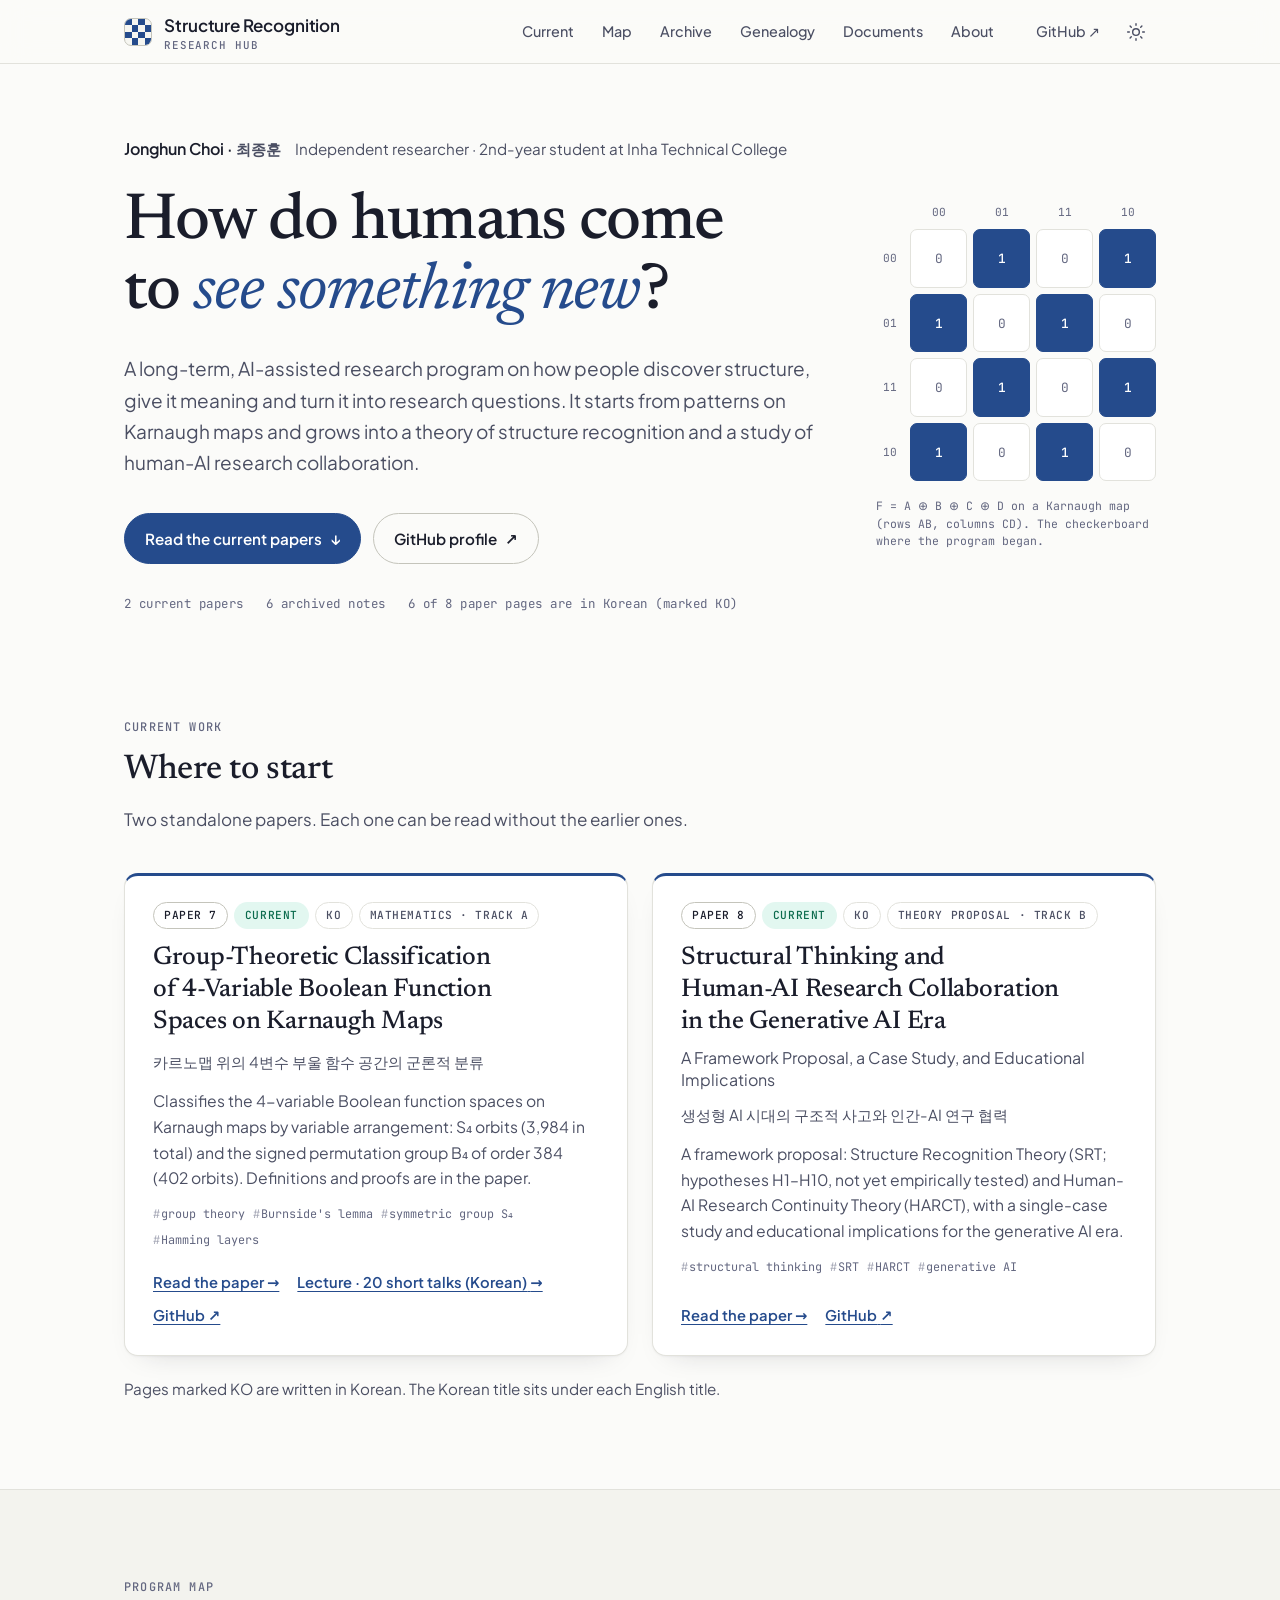
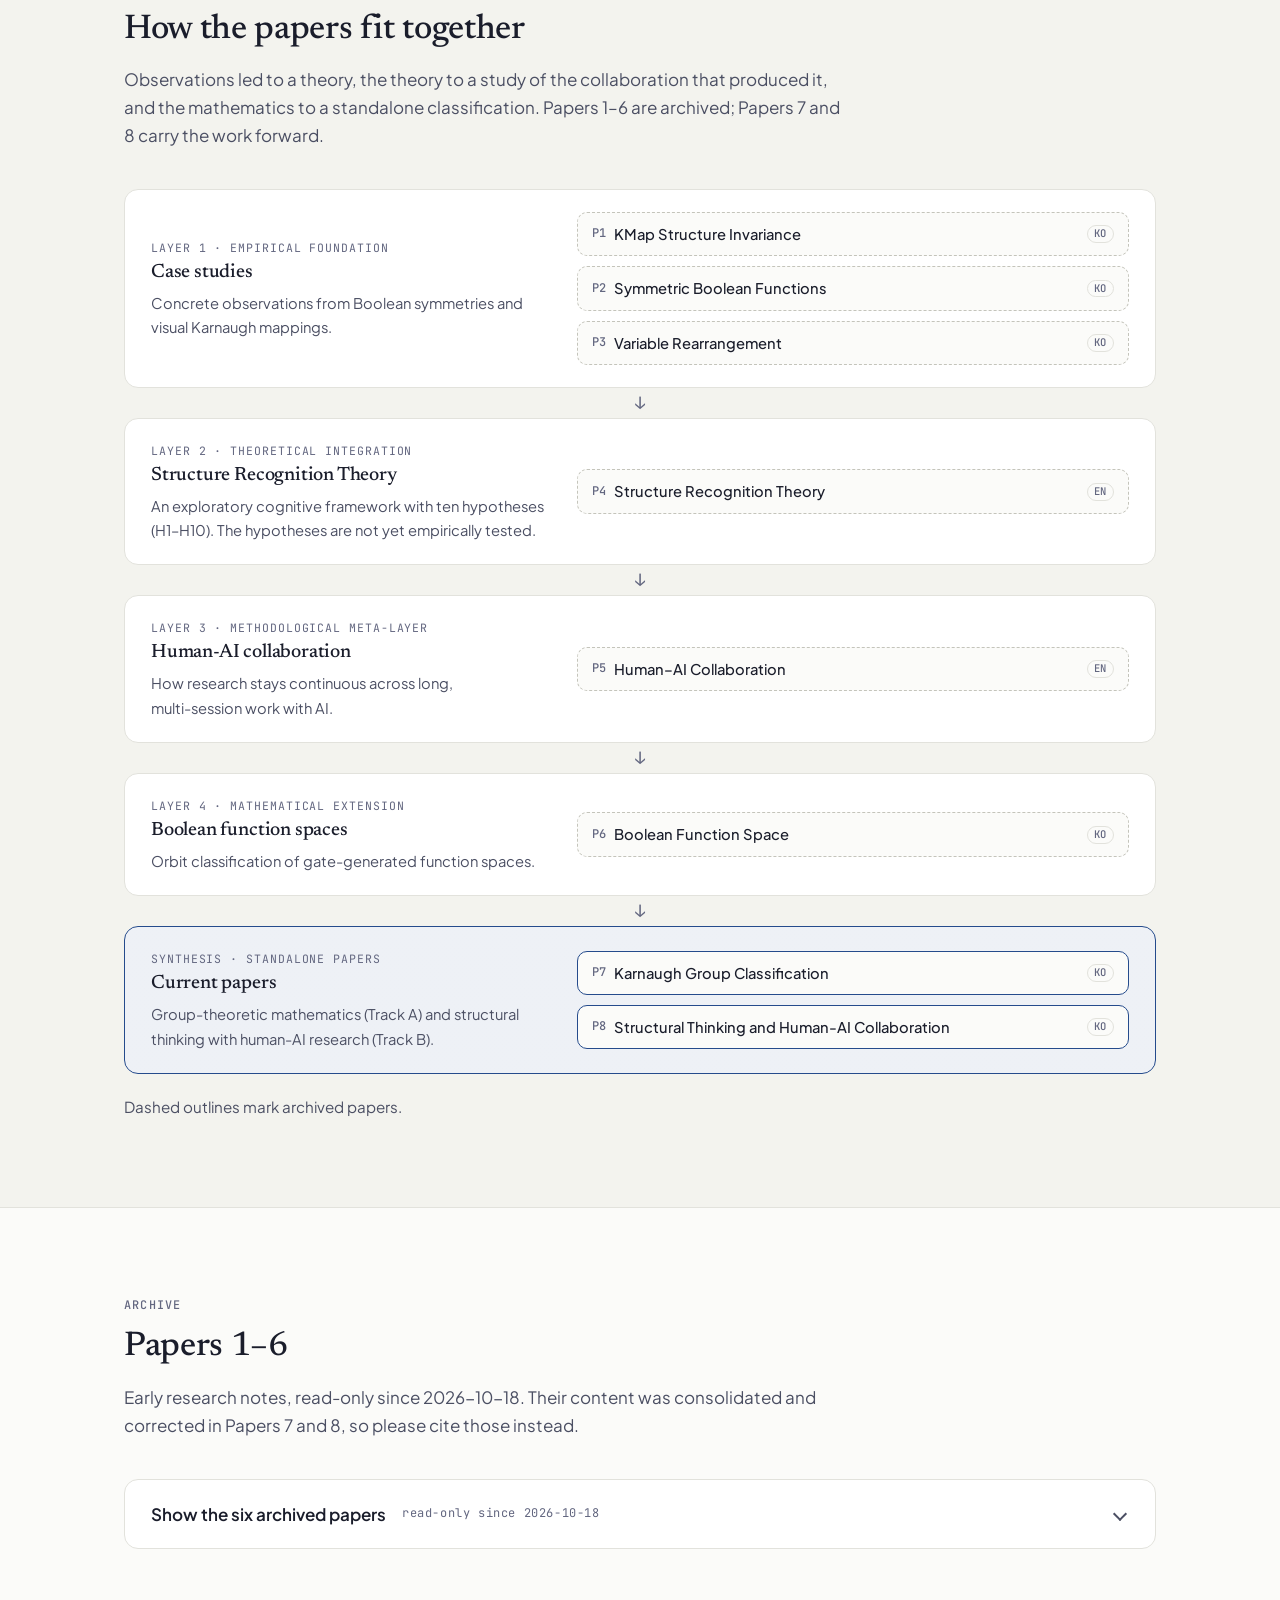
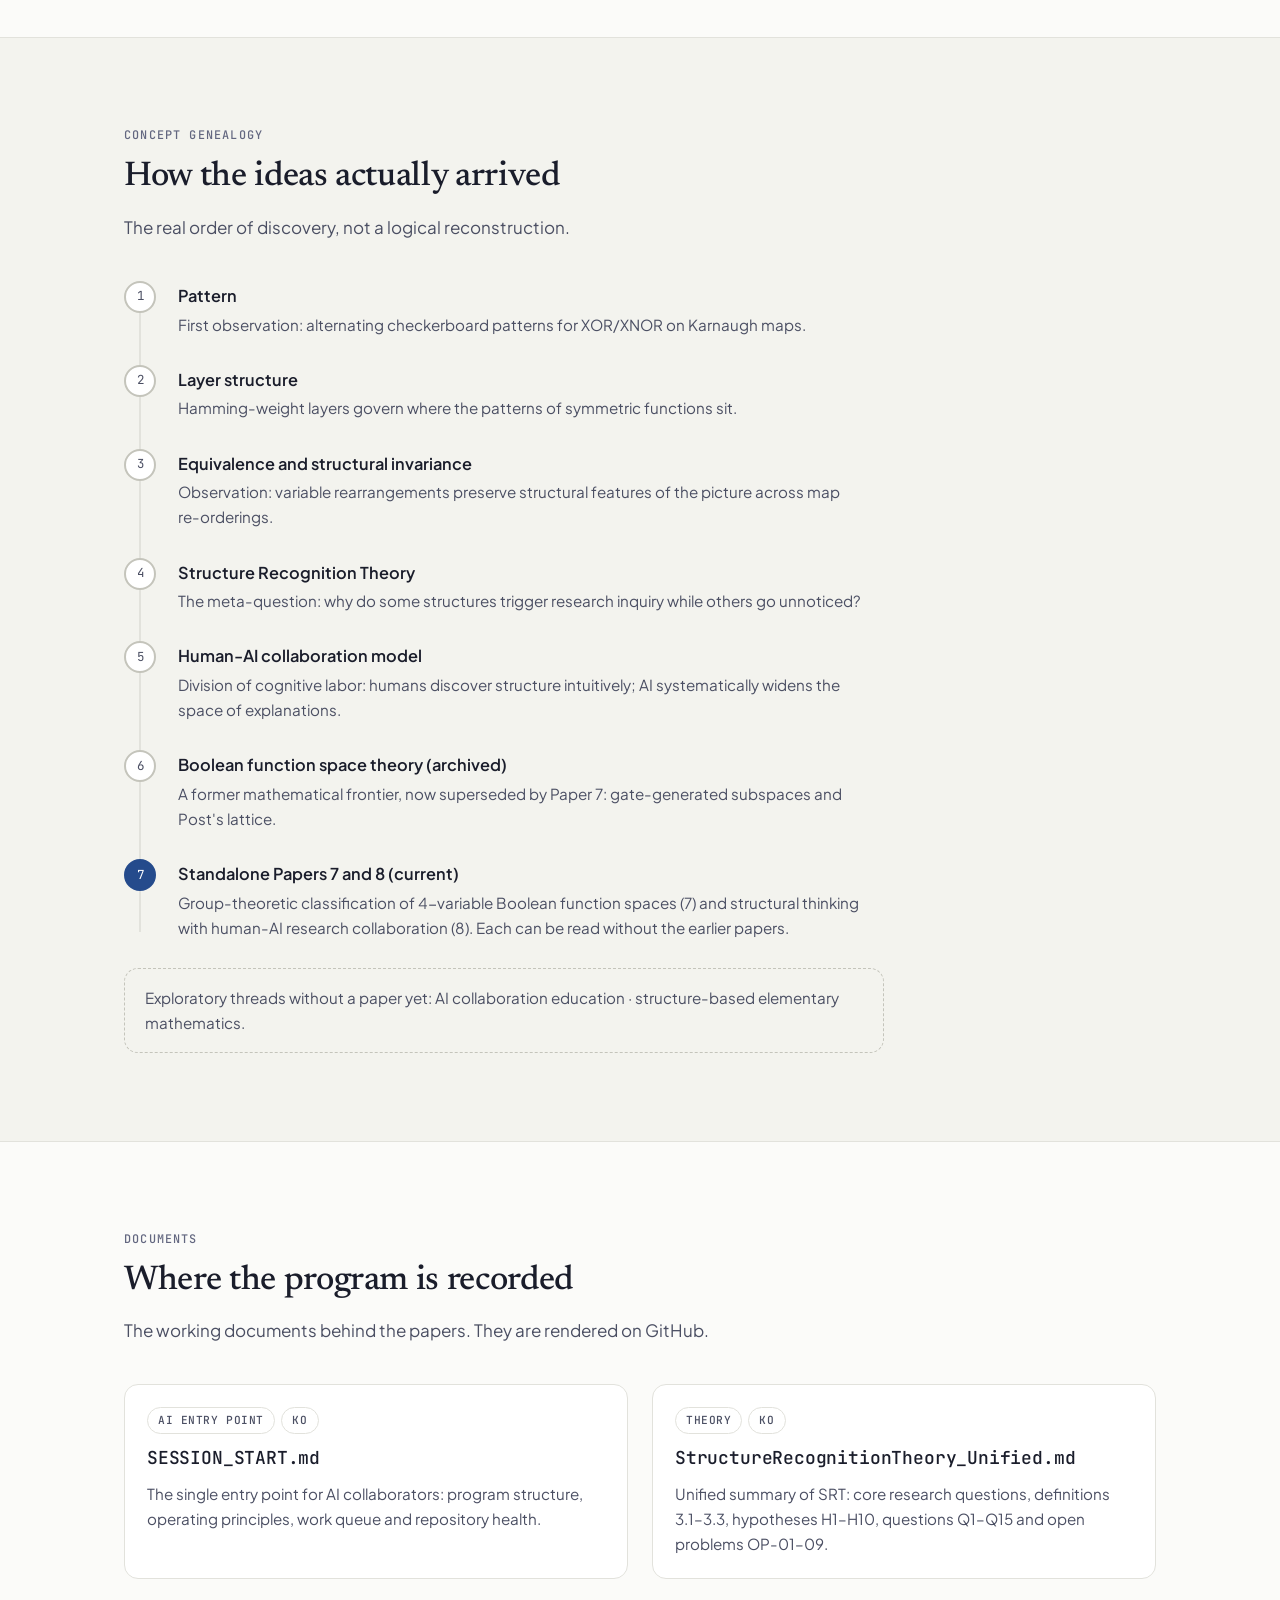
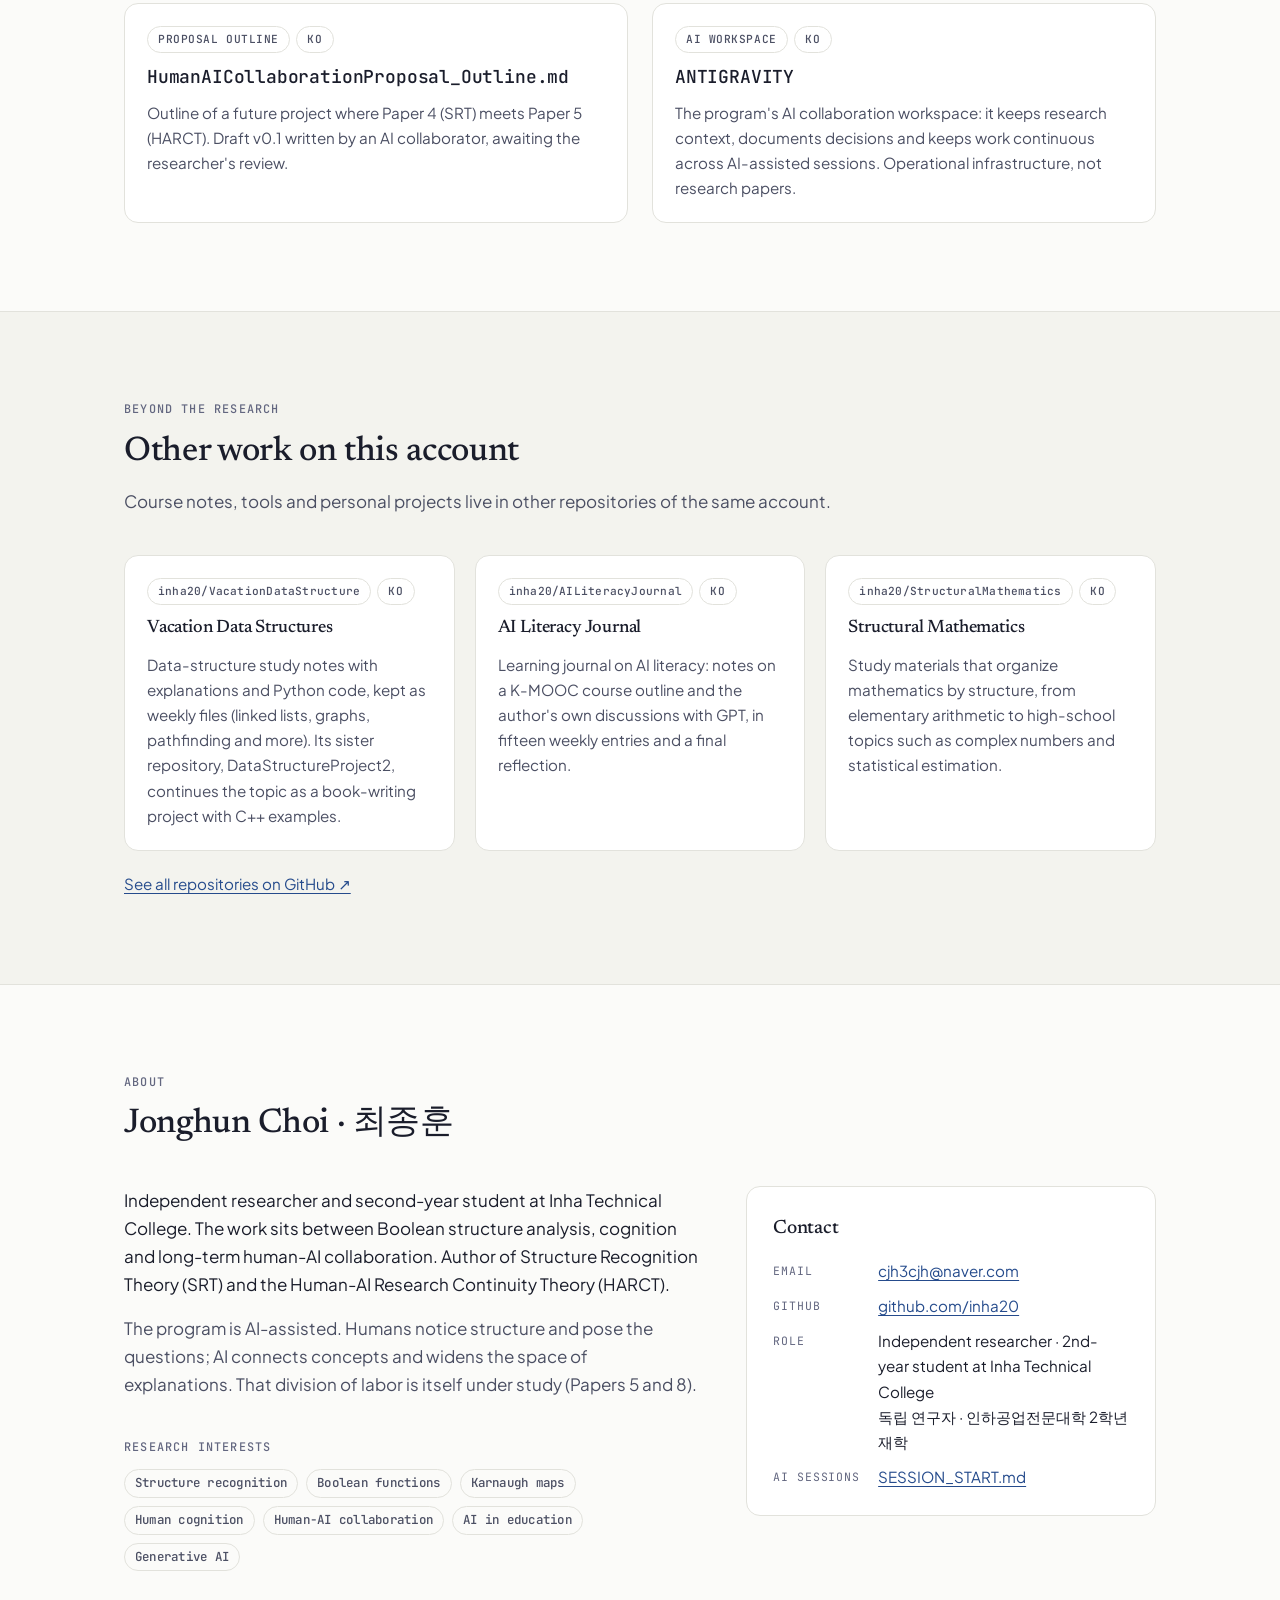
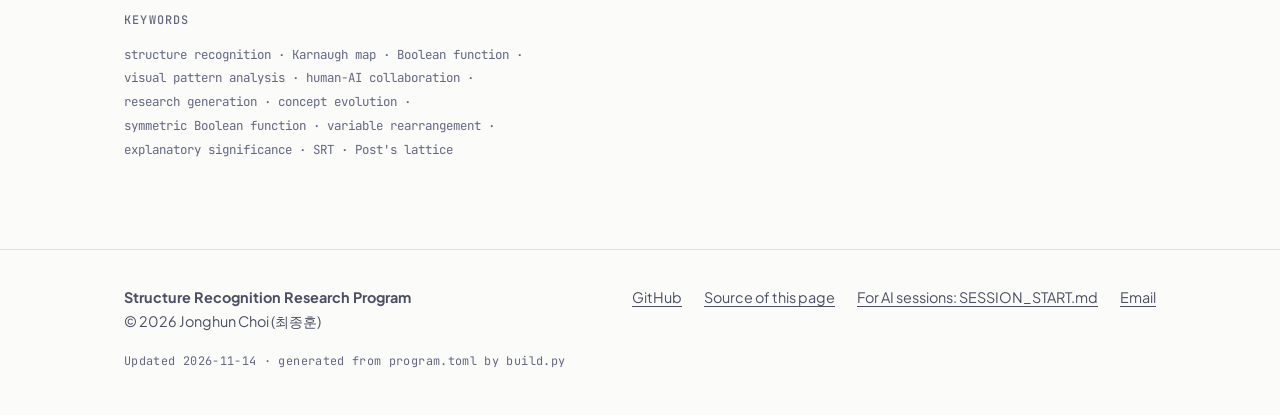
<file: index.html>
<!DOCTYPE html>
<html lang="en">
<head>
<meta charset="utf-8">
<meta name="viewport" content="width=device-width, initial-scale=1">
<title>Structure Recognition Research Program — Jonghun Choi (최종훈)</title>
<meta name="description" content="Independent research program by Jonghun Choi (최종훈) on how humans discover structure, give it meaning and turn it into research questions. Current work: Papers 7 and 8.">
<meta name="keywords" content="structure recognition, Karnaugh map, Boolean function, visual pattern analysis, human-AI collaboration, research generation, concept evolution, symmetric Boolean function, variable rearrangement, explanatory significance, SRT, Post&#x27;s lattice">
<meta name="author" content="Jonghun Choi">

<link rel="canonical" href="https://inha20.github.io/Research-Portfolio/">
<meta name="color-scheme" content="dark light">
<meta name="theme-color" media="(prefers-color-scheme: dark)" content="#0d0f17">
<meta name="theme-color" media="(prefers-color-scheme: light)" content="#fbfbf9">
<link rel="icon" href="assets/favicon.svg" type="image/svg+xml">
<link rel="preload" href="assets/fonts/plus-jakarta-sans-latin-400-normal.woff2" as="font" type="font/woff2" crossorigin>
<link rel="preload" href="assets/fonts/newsreader-latin-500-normal.woff2" as="font" type="font/woff2" crossorigin>
<meta property="og:type" content="website">
<meta property="og:site_name" content="Structure Recognition Research Program">
<meta property="og:title" content="Structure Recognition Research Program — Jonghun Choi (최종훈)">
<meta property="og:description" content="Independent research program by Jonghun Choi (최종훈) on how humans discover structure, give it meaning and turn it into research questions. Current work: Papers 7 and 8.">
<meta property="og:url" content="https://inha20.github.io/Research-Portfolio/">
<meta property="og:locale" content="en_US">
<meta property="og:image" content="https://inha20.github.io/Research-Portfolio/assets/og.png">
<meta property="og:image:width" content="1200">
<meta property="og:image:height" content="630">
<meta property="og:image:alt" content="The question “How do humans come to see something new?” beside a Karnaugh map checkerboard">
<meta name="twitter:card" content="summary_large_image">
<meta name="twitter:title" content="Structure Recognition Research Program — Jonghun Choi (최종훈)">
<meta name="twitter:description" content="Independent research program by Jonghun Choi (최종훈) on how humans discover structure, give it meaning and turn it into research questions. Current work: Papers 7 and 8.">
<meta name="twitter:image" content="https://inha20.github.io/Research-Portfolio/assets/og.png">
<script type="application/ld+json">[{"@context": "https://schema.org", "@type": "WebSite", "name": "Structure Recognition Research Program", "url": "https://inha20.github.io/Research-Portfolio/", "inLanguage": "en"}, {"@context": "https://schema.org", "@type": "Person", "name": "Jonghun Choi", "alternateName": "최종훈", "url": "https://inha20.github.io/Research-Portfolio/", "sameAs": ["https://github.com/inha20"], "description": "Independent researcher · 2nd-year student at Inha Technical College", "affiliation": {"@type": "CollegeOrUniversity", "name": "Inha Technical College"}}]</script>
<script>(function(){try{var t=localStorage.getItem('sr_theme');if(t!=='dark'&&t!=='light'){t=matchMedia('(prefers-color-scheme: light)').matches?'light':'dark'}document.documentElement.setAttribute('data-theme',t)}catch(e){}})();</script>
<style>@font-face{font-family:"Newsreader";font-style:normal;font-weight:500;font-display:swap;src:url(assets/fonts/newsreader-latin-500-normal.woff2) format("woff2")}@font-face{font-family:"Newsreader";font-style:normal;font-weight:600;font-display:swap;src:url(assets/fonts/newsreader-latin-600-normal.woff2) format("woff2")}@font-face{font-family:"Newsreader";font-style:italic;font-weight:400;font-display:swap;src:url(assets/fonts/newsreader-latin-400-italic.woff2) format("woff2")}@font-face{font-family:"Plus Jakarta Sans";font-style:normal;font-weight:400;font-display:swap;src:url(assets/fonts/plus-jakarta-sans-latin-400-normal.woff2) format("woff2")}@font-face{font-family:"Plus Jakarta Sans";font-style:normal;font-weight:500;font-display:swap;src:url(assets/fonts/plus-jakarta-sans-latin-500-normal.woff2) format("woff2")}@font-face{font-family:"Plus Jakarta Sans";font-style:normal;font-weight:600;font-display:swap;src:url(assets/fonts/plus-jakarta-sans-latin-600-normal.woff2) format("woff2")}@font-face{font-family:"Plus Jakarta Sans";font-style:normal;font-weight:700;font-display:swap;src:url(assets/fonts/plus-jakarta-sans-latin-700-normal.woff2) format("woff2")}@font-face{font-family:"JetBrains Mono";font-style:normal;font-weight:400;font-display:swap;src:url(assets/fonts/jetbrains-mono-latin-400-normal.woff2) format("woff2")}@font-face{font-family:"JetBrains Mono";font-style:normal;font-weight:500;font-display:swap;src:url(assets/fonts/jetbrains-mono-latin-500-normal.woff2) format("woff2")}:root{--font-serif:"Newsreader","Noto Serif KR","Nanum Myeongjo",Georgia,"Times New Roman",serif;--font-sans:"Plus Jakarta Sans","Pretendard","Apple SD Gothic Neo","Noto Sans KR","Malgun Gothic",system-ui,-apple-system,"Segoe UI",sans-serif;--font-mono:"JetBrains Mono",ui-monospace,SFMono-Regular,Menlo,Consolas,monospace;--container:1080px;--radius:14px;--radius-sm:8px;--header-h:64px;--bg:#0d0f17;--bg-soft:#12141f;--surface:#171a29;--surface-2:#1e2236;--border:#2a2f47;--border-strong:#3d4466;--text:#eef0f8;--text-muted:#a9aec6;--text-faint:#9097b2;--accent:#6cb0ff;--accent-strong:#9ccbff;--accent-ink:#0d0f17;--accent-bg:rgba(108,176,255,.12);--ok:#5fe0b0;--ok-bg:rgba(95,224,176,.14);--arch:#aab0c8;--arch-bg:rgba(238,240,248,.07);--shadow:0 1px 0 rgba(255,255,255,.03) inset,0 10px 30px -18px rgba(0,0,0,.7);color-scheme:dark}@media (prefers-color-scheme:light){:root:not([data-theme]){--bg:#fbfbf9;--bg-soft:#f3f3ee;--surface:#ffffff;--surface-2:#f6f6f1;--border:#e2e2dc;--border-strong:#c4c4bb;--text:#1a1d2b;--text-muted:#4b4f63;--text-faint:#636780;--accent:#254b8c;--accent-strong:#1b3a70;--accent-ink:#ffffff;--accent-bg:rgba(37,75,140,.08);--ok:#0b6b4d;--ok-bg:rgba(16,185,129,.12);--arch:#555a70;--arch-bg:rgba(26,29,43,.06);--shadow:0 1px 2px rgba(26,29,43,.04),0 12px 28px -20px rgba(26,29,43,.25);color-scheme:light}}:root[data-theme="light"]{--bg:#fbfbf9;--bg-soft:#f3f3ee;--surface:#ffffff;--surface-2:#f6f6f1;--border:#e2e2dc;--border-strong:#c4c4bb;--text:#1a1d2b;--text-muted:#4b4f63;--text-faint:#636780;--accent:#254b8c;--accent-strong:#1b3a70;--accent-ink:#ffffff;--accent-bg:rgba(37,75,140,.08);--ok:#0b6b4d;--ok-bg:rgba(16,185,129,.12);--arch:#555a70;--arch-bg:rgba(26,29,43,.06);--shadow:0 1px 2px rgba(26,29,43,.04),0 12px 28px -20px rgba(26,29,43,.25);color-scheme:light}*,*::before,*::after{box-sizing:border-box}html{scroll-behavior:smooth;scroll-padding-top:var(--header-h);-webkit-text-size-adjust:100%}body{margin:0;background:var(--bg);color:var(--text);font-family:var(--font-sans);font-size:1.0625rem;line-height:1.65;-webkit-font-smoothing:antialiased;text-rendering:optimizeLegibility}img,svg{max-width:100%}a{color:var(--accent);text-decoration-thickness:1px;text-underline-offset:3px}a:hover{color:var(--accent-strong)}:focus-visible{outline:2px solid var(--accent);outline-offset:3px;border-radius:4px}::selection{background:var(--accent);color:var(--accent-ink)}h1,h2,h3{font-family:var(--font-serif);font-weight:500;margin:0;letter-spacing:-.01em;text-wrap:balance}p{margin:0}ul,ol{margin:0;padding:0;list-style:none}:lang(ko){word-break:keep-all}.sr-only{position:absolute;width:1px;height:1px;margin:-1px;padding:0;overflow:hidden;clip:rect(0 0 0 0);white-space:nowrap;border:0}.skip-link{position:absolute;left:12px;top:-60px;z-index:100;background:var(--accent);color:var(--accent-ink);padding:10px 16px;border-radius:var(--radius-sm);font-weight:600;text-decoration:none}.skip-link:focus{top:12px;color:var(--accent-ink)}.container{width:100%;max-width:var(--container);margin:0 auto;padding:0 24px}.mono{font-family:var(--font-mono)}@media (prefers-reduced-motion:reduce){html{scroll-behavior:auto}*,*::before,*::after{animation-duration:.01ms!important;animation-iteration-count:1!important;transition-duration:.01ms!important}}.site-header{position:sticky;top:0;z-index:50;height:var(--header-h);background:color-mix(in srgb,var(--bg) 86%,transparent);-webkit-backdrop-filter:blur(14px);backdrop-filter:blur(14px);border-bottom:1px solid var(--border)}.nav-inner{height:100%;display:flex;align-items:center;gap:20px}.brand{display:flex;align-items:center;gap:12px;color:var(--text);text-decoration:none;font-weight:600;letter-spacing:-.005em;white-space:nowrap}.brand:hover{color:var(--text)}.brand small{display:block;font-family:var(--font-mono);font-size:.68rem;font-weight:500;letter-spacing:.08em;text-transform:uppercase;color:var(--text-faint);line-height:1.2}.mark{display:grid;grid-template-columns:repeat(4,1fr);width:28px;height:28px;border-radius:7px;overflow:hidden;background:var(--surface-2);border:1px solid var(--border-strong);flex:none}.mark i{display:block}.mark i:nth-child(1),.mark i:nth-child(3),.mark i:nth-child(6),.mark i:nth-child(8),.mark i:nth-child(9),.mark i:nth-child(11),.mark i:nth-child(14),.mark i:nth-child(16){background:var(--accent)}.nav-links{display:flex;align-items:center;gap:4px;margin-left:auto}.nav-links a{display:block;padding:8px 12px;border-radius:var(--radius-sm);color:var(--text-muted);text-decoration:none;font-size:.9rem;font-weight:500}.nav-links a:hover{color:var(--text);background:var(--surface-2)}.nav-actions{display:flex;align-items:center;gap:6px}.icon-btn{display:inline-flex;align-items:center;justify-content:center;width:40px;height:40px;border-radius:var(--radius-sm);border:1px solid transparent;background:transparent;color:var(--text-muted);cursor:pointer;text-decoration:none}.icon-btn:hover{color:var(--text);background:var(--surface-2);border-color:var(--border)}.icon-btn svg{width:20px;height:20px;fill:none;stroke:currentColor;stroke-width:1.7;stroke-linecap:round;stroke-linejoin:round}.icon-btn .i-gh{fill:currentColor;stroke:none}.theme-btn .i-sun{display:none}:root[data-theme="light"] .theme-btn .i-sun{display:block}:root[data-theme="light"] .theme-btn .i-moon{display:none}@media (prefers-color-scheme:light){:root:not([data-theme]) .theme-btn .i-sun{display:block}:root:not([data-theme]) .theme-btn .i-moon{display:none}}.menu-btn{display:none}.section{--pt:88px;padding:var(--pt) 0 88px;scroll-margin-top:calc(28px - var(--pt))}.section--soft{background:var(--bg-soft);border-top:1px solid var(--border);border-bottom:1px solid var(--border)}.section-head{max-width:720px;margin-bottom:40px}.eyebrow{display:block;font-family:var(--font-mono);font-size:.74rem;font-weight:500;letter-spacing:.1em;text-transform:uppercase;color:var(--text-faint);margin-bottom:12px}.section-head h2{font-size:clamp(1.65rem,3.2vw,2.15rem);line-height:1.2}.section-head p{margin-top:14px;color:var(--text-muted)}.hero{padding:72px 0 56px}.hero-grid{display:grid;grid-template-columns:minmax(0,1fr) 280px;gap:56px;align-items:center}.who{display:flex;flex-wrap:wrap;align-items:baseline;gap:6px 14px;margin-bottom:26px}.who strong{font-weight:600;font-size:1rem}.who span{color:var(--text-muted);font-size:.95rem}.hero h1{font-size:clamp(2.5rem,5.6vw,4.1rem);line-height:1.06;letter-spacing:-.025em}.hero h1 em{font-style:italic;font-weight:400;color:var(--accent)}.lead{margin-top:26px;max-width:60ch;font-size:1.1875rem;color:var(--text-muted)}.cta{display:flex;flex-wrap:wrap;gap:12px;margin-top:34px}.btn{display:inline-flex;align-items:center;gap:8px;padding:12px 20px;border-radius:999px;font-weight:600;font-size:.95rem;text-decoration:none;border:1px solid var(--border-strong);color:var(--text);background:transparent;transition:background .15s,border-color .15s,color .15s}.btn:hover{background:var(--surface-2);color:var(--text);border-color:var(--text-faint)}.btn--primary{background:var(--accent);border-color:var(--accent);color:var(--accent-ink)}.btn--primary:hover{background:var(--accent-strong);border-color:var(--accent-strong);color:var(--accent-ink)}.facts{display:flex;flex-wrap:wrap;gap:8px 22px;margin-top:30px;font-family:var(--font-mono);font-size:.78rem;letter-spacing:.04em;color:var(--text-faint)}.kmap{margin:0;justify-self:end;width:100%;max-width:280px}.kmap-grid{display:grid;grid-template-columns:28px repeat(4,1fr);grid-template-rows:22px repeat(4,1fr);gap:6px;aspect-ratio:1/1}.kmap-grid>*{display:flex;align-items:center;justify-content:center;font-family:var(--font-mono);font-size:.7rem;color:var(--text-faint)}.kmap-cell{border-radius:7px;border:1px solid var(--border);background:var(--surface);font-size:.8rem}.kmap-cell.on{background:var(--accent);border-color:var(--accent);color:var(--accent-ink);font-weight:500}.kmap figcaption{margin-top:16px;font-family:var(--font-mono);font-size:.72rem;line-height:1.5;color:var(--text-faint)}.chips{display:flex;flex-wrap:wrap;gap:6px;align-items:center}.chip{display:inline-flex;align-items:center;gap:6px;padding:3px 10px;border-radius:999px;border:1px solid var(--border);font-family:var(--font-mono);font-size:.7rem;font-weight:500;letter-spacing:.05em;text-transform:uppercase;color:var(--text-muted);background:transparent;white-space:nowrap}.chip--id{color:var(--text);border-color:var(--border-strong)}.chip--current{color:var(--ok);background:var(--ok-bg);border-color:transparent}.chip--archived{color:var(--arch);background:var(--arch-bg);border-color:transparent}.chip--progress{color:var(--accent);background:var(--accent-bg);border-color:transparent}.chip--lang{letter-spacing:.08em}.tags{display:flex;flex-wrap:wrap;gap:6px 8px}.tags li{font-family:var(--font-mono);font-size:.74rem;color:var(--text-faint)}.tags li::before{content:"#";opacity:.6;margin-right:1px}.card{position:relative;display:flex;flex-direction:column;gap:14px;padding:28px;background:var(--surface);border:1px solid var(--border);border-radius:var(--radius);box-shadow:var(--shadow)}.card h3{font-size:1.45rem;line-height:1.25}.card .subtitle{margin-top:-6px;color:var(--text-muted);font-size:1rem;line-height:1.4}.card .title-ko{margin-top:-4px;color:var(--text-muted);font-size:.95rem}.card .summary{color:var(--text-muted);font-size:.98rem}.card-links{display:flex;flex-wrap:wrap;gap:8px 18px;align-items:center;margin-top:auto;padding-top:6px}.card-links a{font-weight:600;font-size:.92rem}.card--current{border-top:3px solid var(--accent);padding-top:26px}.card--current h3{font-size:1.6rem}.grid-2{display:grid;grid-template-columns:repeat(2,minmax(0,1fr));gap:24px}.grid-3{display:grid;grid-template-columns:repeat(3,minmax(0,1fr));gap:20px}.card--compact{padding:22px;gap:12px;box-shadow:none}.card--compact h3{font-size:1.12rem;line-height:1.3}.card--compact .subtitle{font-size:.92rem}.card--compact .summary{font-size:.92rem}.card--stretch a.stretch::after{content:"";position:absolute;inset:0;border-radius:var(--radius)}.card--stretch:hover{border-color:var(--border-strong);background:var(--surface-2)}.card--stretch:focus-within{outline:2px solid var(--accent);outline-offset:3px}.card--stretch a.stretch:focus-visible{outline:none}.doc-title{font-family:var(--font-mono);font-size:.98rem;font-weight:500;line-height:1.4;word-break:break-all}.doc-title a{color:var(--text);text-decoration:none}.doc-title a:hover{color:var(--accent)}.desc{color:var(--text-muted);font-size:.95rem}.map{display:grid;gap:0}.layer{display:grid;grid-template-columns:minmax(0,5fr) minmax(0,7fr);gap:12px 32px;align-items:center;padding:22px 26px;background:var(--surface);border:1px solid var(--border);border-radius:var(--radius)}.layer--synthesis{border-color:var(--accent);background:linear-gradient(0deg,var(--accent-bg),var(--accent-bg)),var(--surface)}.layer-label{font-family:var(--font-mono);font-size:.72rem;letter-spacing:.08em;text-transform:uppercase;color:var(--text-faint)}.layer h3{margin-top:4px;font-size:1.2rem;line-height:1.25}.layer p{margin-top:6px;color:var(--text-muted);font-size:.92rem}.layer-papers{display:grid;gap:10px}.paper-link{display:inline-flex;align-items:center;gap:8px;padding:9px 14px;border-radius:10px;border:1px dashed var(--border-strong);color:var(--text);text-decoration:none;font-size:.92rem;font-weight:500;background:var(--bg)}.paper-link:hover{border-style:solid;border-color:var(--accent);color:var(--text);background:var(--surface-2)}.paper-link .lang-tag{margin-left:auto}.paper-link b{font-family:var(--font-mono);font-size:.75rem;font-weight:500;color:var(--text-faint)}.layer--synthesis .paper-link{border-style:solid;border-color:var(--accent)}.map-arrow{display:flex;justify-content:center;height:30px;align-items:center;color:var(--text-faint);font-family:var(--font-mono)}.map-note{margin-top:20px;color:var(--text-muted);font-size:.95rem}.archive{border:1px solid var(--border);border-radius:var(--radius);background:var(--surface)}.archive>summary{display:flex;align-items:center;justify-content:space-between;gap:16px;padding:20px 26px;cursor:pointer;list-style:none;font-weight:600}.archive>summary::-webkit-details-marker{display:none}.archive>summary .hint{font-family:var(--font-mono);font-size:.75rem;font-weight:400;letter-spacing:.05em;color:var(--text-faint)}.archive>summary::after{content:"";width:10px;height:10px;border-right:2px solid var(--text-muted);border-bottom:2px solid var(--text-muted);transform:rotate(45deg);margin-left:auto;margin-right:4px;transition:transform .2s;flex:none}.archive[open]>summary::after{transform:rotate(-135deg)}.archive[open]>summary{border-bottom:1px solid var(--border)}.archive-body{padding:26px}.timeline{position:relative;max-width:760px;counter-reset:step}.timeline::before{content:"";position:absolute;left:15px;top:8px;bottom:8px;width:2px;background:var(--border)}.timeline li{position:relative;padding:0 0 28px 54px;counter-increment:step}.timeline li::before{content:counter(step);position:absolute;left:0;top:0;width:32px;height:32px;border-radius:50%;background:var(--surface);border:2px solid var(--border-strong);display:flex;align-items:center;justify-content:center;font-family:var(--font-mono);font-size:.78rem;color:var(--text-muted)}.timeline li:last-child{padding-bottom:0}.timeline li.is-current::before{background:var(--accent);border-color:var(--accent);color:var(--accent-ink)}.timeline h3{font-family:var(--font-sans);font-size:1.02rem;font-weight:600;letter-spacing:0;line-height:1.4;padding-top:4px}.timeline p{margin-top:4px;color:var(--text-muted);font-size:.95rem}.threads{margin-top:28px;max-width:760px;padding:16px 20px;border:1px dashed var(--border-strong);border-radius:var(--radius);color:var(--text-muted);font-size:.95rem}.about-grid{display:grid;grid-template-columns:minmax(0,7fr) minmax(0,5fr);gap:48px;align-items:start}.about-grid p+p{margin-top:16px}.about-grid .muted{color:var(--text-muted)}.contact{padding:26px;background:var(--surface);border:1px solid var(--border);border-radius:var(--radius)}.contact h3{font-size:1.2rem;margin-bottom:14px}.contact dl{margin:0;display:grid;grid-template-columns:auto 1fr;gap:10px 18px;font-size:.95rem}.contact dt{font-family:var(--font-mono);font-size:.72rem;letter-spacing:.08em;text-transform:uppercase;color:var(--text-faint);padding-top:3px}.contact dd{margin:0;word-break:break-word}.kw{margin-top:40px}.kw .chips{margin-top:12px;gap:8px}.kw .chip{text-transform:none;letter-spacing:.02em;font-size:.78rem}.kw-line{margin-top:12px;max-width:64ch;font-family:var(--font-mono);font-size:.78rem;line-height:1.9;color:var(--text-faint)}.site-footer{border-top:1px solid var(--border);padding:36px 0 44px;color:var(--text-muted);font-size:.9rem}.footer-grid{display:flex;flex-wrap:wrap;gap:16px 40px;justify-content:space-between}.footer-links{display:flex;flex-wrap:wrap;gap:8px 22px}.footer-links a{color:var(--text-muted)}.footer-links a:hover{color:var(--accent)}.footer-meta{margin-top:18px;font-family:var(--font-mono);font-size:.74rem;letter-spacing:.03em;color:var(--text-faint)}.gh-link{padding:8px 10px;border-radius:var(--radius-sm);color:var(--text-muted);text-decoration:none;font-size:.9rem;font-weight:500;white-space:nowrap}.gh-link:hover{color:var(--text);background:var(--surface-2)}.nav-links .nav-gh{display:none}.nb{white-space:nowrap}.kw-line li{display:inline;white-space:nowrap}.kw-line li:not(:last-child)::after{content:" ·"}.chip--repo{text-transform:none;letter-spacing:.02em}.hero+.section{--pt:48px}.lang-tag{font-family:var(--font-mono);font-size:.66rem;letter-spacing:.06em;color:var(--text-faint);border:1px solid var(--border);border-radius:999px;padding:0 6px;line-height:1.5}.sub-title{font-family:var(--font-sans);font-size:.78rem;font-weight:500;letter-spacing:.1em;text-transform:uppercase;color:var(--text-faint);margin:40px 0 16px}.card--stretch h3 a{color:var(--text);text-decoration:none}.card--stretch h3 a:hover{color:var(--accent)}.notfound{padding:120px 0;text-align:left;max-width:640px}.notfound h1{font-size:clamp(2rem,5vw,3rem);margin-bottom:16px}.notfound p{color:var(--text-muted);margin-bottom:28px}@media (max-width:900px){.grid-3{grid-template-columns:repeat(2,minmax(0,1fr))}}@media (max-width:58.75em){.menu-btn{display:inline-flex}.nav-links{display:none;position:absolute;top:var(--header-h);left:0;right:0;flex-direction:column;align-items:stretch;gap:0;margin:0;padding:8px 24px 16px;background:var(--bg);border-bottom:1px solid var(--border);box-shadow:0 18px 30px -20px rgba(0,0,0,.5)}.site-header.nav-open .nav-links{display:flex}.nav-links a{padding:14px 8px;font-size:1rem;border-bottom:1px solid var(--border);border-radius:0}.nav-links a:last-child{border-bottom:0}.nav-actions{margin-left:auto;flex:none}.nav-actions .gh-link{display:none}.nav-links .nav-gh{display:block}}@media (max-width:768px){body{font-size:1rem}.container{padding:0 18px}.section{--pt:60px;padding:var(--pt) 0 60px}.section-head{margin-bottom:28px}.hero{padding:40px 0 36px}.hero+.section{--pt:36px}.hero-grid{grid-template-columns:1fr;gap:36px}.kmap{justify-self:start;max-width:240px}.lead{font-size:1.08rem}.grid-2,.grid-3{grid-template-columns:1fr}.card{padding:22px}.layer{grid-template-columns:1fr;padding:20px}.about-grid{grid-template-columns:1fr;gap:32px}.nav-links{padding:8px 18px 16px}.nav-inner{gap:8px}.brand{min-width:0;white-space:normal;gap:10px;line-height:1.15}.brand small{display:none}.archive>summary{padding:18px 20px;flex-wrap:wrap}.archive-body{padding:18px}.timeline li{padding-left:48px}}</style>
</head>
<body id="top">
<a class="skip-link" href="#main">Skip to content</a>
<header class="site-header" id="site-header">
  <div class="container nav-inner">
    <a class="brand" href="#top"><span class="mark" aria-hidden="true"><i></i><i></i><i></i><i></i><i></i><i></i><i></i><i></i><i></i><i></i><i></i><i></i><i></i><i></i><i></i><i></i></span>
      <span>Structure Recognition<small>Research hub</small></span></a>
    <nav class="nav-links" id="site-nav" aria-label="Sections"><a href="#current">Current</a><a href="#map">Map</a><a href="#archive">Archive</a><a href="#genealogy">Genealogy</a><a href="#documents">Documents</a><a href="#about">About</a><a class="nav-gh" href="https://github.com/inha20">GitHub <span aria-hidden="true">↗</span></a></nav>
    <div class="nav-actions">
      <a class="gh-link" href="https://github.com/inha20">GitHub <span aria-hidden="true">↗</span></a>
      <button class="icon-btn theme-btn" id="theme-toggle" type="button" aria-label="Switch theme">
        <svg class="i-moon" viewBox="0 0 24 24" aria-hidden="true"><path d="M21 12.79A9 9 0 1 1 11.21 3 7 7 0 0 0 21 12.79z"/></svg>
        <svg class="i-sun" viewBox="0 0 24 24" aria-hidden="true"><circle cx="12" cy="12" r="4"/><path d="M12 2v2M12 20v2M4.93 4.93l1.41 1.41M17.66 17.66l1.41 1.41M2 12h2M20 12h2M4.93 19.07l1.41-1.41M17.66 6.34l1.41-1.41"/></svg>
      </button>
      <button class="icon-btn menu-btn" id="menu-btn" type="button" aria-label="Menu" aria-controls="site-nav" aria-expanded="false"><svg viewBox="0 0 24 24" aria-hidden="true"><path d="M4 7h16M4 12h16M4 17h16"/></svg></button>
    </div>
  </div>
</header><main id="main">
<section class="hero" aria-labelledby="hero-title">
  <div class="container hero-grid">
    <div>
      <p class="who"><strong>Jonghun Choi · <span lang="ko">최종훈</span></strong>
        <span>Independent researcher · 2nd-year student at Inha Technical College</span></p>
      <h1 id="hero-title">How do humans come to <em>see something new</em>?</h1>
      <p class="lead">A long-term, AI-assisted research program on how people discover structure, give it meaning and turn it into research questions. It starts from patterns on Karnaugh maps and grows into a theory of structure recognition and a study of human-AI research collaboration.</p>
      <div class="cta">
        <a class="btn btn--primary" href="#current">Read the current papers <span aria-hidden="true">↓</span></a>
        <a class="btn" href="https://github.com/inha20">GitHub profile <span aria-hidden="true">↗</span></a>
      </div>
      <p class="facts"><span>2 current papers</span><span>6 archived notes</span><span>6 of 8 paper pages are in Korean (marked KO)</span></p>
    </div>
    <figure class="kmap"><div class="kmap-grid" role="img" aria-label="Karnaugh map of the four-variable XOR function: the ones form a checkerboard"><span></span><span aria-hidden="true">00</span><span aria-hidden="true">01</span><span aria-hidden="true">11</span><span aria-hidden="true">10</span><span aria-hidden="true">00</span><span class="kmap-cell" aria-hidden="true">0</span><span class="kmap-cell on" aria-hidden="true">1</span><span class="kmap-cell" aria-hidden="true">0</span><span class="kmap-cell on" aria-hidden="true">1</span><span aria-hidden="true">01</span><span class="kmap-cell on" aria-hidden="true">1</span><span class="kmap-cell" aria-hidden="true">0</span><span class="kmap-cell on" aria-hidden="true">1</span><span class="kmap-cell" aria-hidden="true">0</span><span aria-hidden="true">11</span><span class="kmap-cell" aria-hidden="true">0</span><span class="kmap-cell on" aria-hidden="true">1</span><span class="kmap-cell" aria-hidden="true">0</span><span class="kmap-cell on" aria-hidden="true">1</span><span aria-hidden="true">10</span><span class="kmap-cell on" aria-hidden="true">1</span><span class="kmap-cell" aria-hidden="true">0</span><span class="kmap-cell on" aria-hidden="true">1</span><span class="kmap-cell" aria-hidden="true">0</span></div><figcaption>F = A ⊕ B ⊕ C ⊕ D on a Karnaugh map (rows AB, columns CD). The checkerboard where the program began.</figcaption></figure>
  </div>
</section>
<section class="section" id="current" aria-labelledby="current-title">
  <div class="container">
    <div class="section-head"><span class="eyebrow">Current work</span><h2 id="current-title">Where to start</h2><p>Two standalone papers. Each one can be read without the earlier ones.</p></div>
    <div class="grid-2">
      <article class="card card--current" id="paper-7">
        <div class="chips">
          <span class="chip chip--id">Paper 7</span><span class="chip chip--current">Current</span><span class="chip chip--lang" title="Page language: Korean"><span aria-hidden="true">KO</span><span class="sr-only">Page language: Korean</span></span><span class="chip">Mathematics · Track A</span>
        </div>
        <h3><span class="nb">Group-Theoretic</span> Classification of <span class="nb">4-Variable</span> Boolean Function Spaces on Karnaugh Maps</h3>
        
        <p class="title-ko" lang="ko">카르노맵 위의 4변수 부울 함수 공간의 군론적 분류</p>
        <p class="summary">Classifies the 4-variable Boolean function spaces on Karnaugh maps by variable arrangement: S₄ orbits (3,984 in total) and the signed permutation group B₄ of order 384 (402 orbits). Definitions and proofs are in the paper.</p>
        <ul class="tags" aria-label="Topics"><li>group theory</li><li>Burnside&#x27;s lemma</li><li>symmetric group S₄</li><li>Hamming layers</li></ul>
        <div class="card-links"><a href="https://inha20.github.io/7KarnaughGroupClassification/">Read the paper<span class="sr-only"> (Paper 7)</span> <span aria-hidden="true">→</span></a><a href="https://inha20.github.io/7KarnaughGroupClassification/lecture/">Lecture · 20 short talks (Korean)<span class="sr-only"> (Paper 7)</span> <span aria-hidden="true">→</span></a><a href="https://github.com/inha20/7KarnaughGroupClassification">GitHub<span class="sr-only"> repository of Paper 7</span> <span aria-hidden="true">↗</span></a></div>
      </article>
      <article class="card card--current" id="paper-8">
        <div class="chips">
          <span class="chip chip--id">Paper 8</span><span class="chip chip--current">Current</span><span class="chip chip--lang" title="Page language: Korean"><span aria-hidden="true">KO</span><span class="sr-only">Page language: Korean</span></span><span class="chip">Theory proposal · Track B</span>
        </div>
        <h3>Structural Thinking and <span class="nb">Human-AI</span> Research Collaboration in the Generative AI Era</h3>
        <p class="subtitle">A Framework Proposal, a Case Study, and Educational Implications</p>
        <p class="title-ko" lang="ko">생성형 AI 시대의 구조적 사고와 인간-AI 연구 협력</p>
        <p class="summary">A framework proposal: Structure Recognition Theory (SRT; hypotheses H1–H10, not yet empirically tested) and Human-AI Research Continuity Theory (HARCT), with a single-case study and educational implications for the generative AI era.</p>
        <ul class="tags" aria-label="Topics"><li>structural thinking</li><li>SRT</li><li>HARCT</li><li>generative AI</li></ul>
        <div class="card-links"><a href="https://inha20.github.io/8StructuralThinkingAndHumanAICollaboration/">Read the paper<span class="sr-only"> (Paper 8)</span> <span aria-hidden="true">→</span></a><a href="https://github.com/inha20/8StructuralThinkingAndHumanAICollaboration">GitHub<span class="sr-only"> repository of Paper 8</span> <span aria-hidden="true">↗</span></a></div>
      </article></div>
    <p class="map-note">Pages marked KO are written in Korean. The Korean title sits under each English title.</p>
  </div>
</section>
<section class="section section--soft" id="map" aria-labelledby="map-title">
  <div class="container">
    <div class="section-head"><span class="eyebrow">Program map</span><h2 id="map-title">How the papers fit together</h2><p>Observations led to a theory, the theory to a study of the collaboration that produced it, and the mathematics to a standalone classification. Papers <span class="nb">1–6</span> are archived; Papers 7 and 8 carry the work forward.</p></div>
    <div class="map"><div class="layer"><div><div class="layer-label">Layer 1 · Empirical foundation</div><h3>Case studies</h3><p>Concrete observations from Boolean symmetries and visual Karnaugh mappings.</p></div><div class="layer-papers"><a class="paper-link" href="https://inha20.github.io/1KMapStructureInvariance/"><b>P1</b> KMap Structure Invariance<span class="lang-tag" aria-hidden="true">KO</span><span class="sr-only"> (page language: Korean)</span></a><a class="paper-link" href="https://inha20.github.io/2SymmetricBooleanFunctionMinorThesis/"><b>P2</b> Symmetric Boolean Functions<span class="lang-tag" aria-hidden="true">KO</span><span class="sr-only"> (page language: Korean)</span></a><a class="paper-link" href="https://inha20.github.io/3VariableRearrangementInvarianceMinorThesis/"><b>P3</b> Variable Rearrangement<span class="lang-tag" aria-hidden="true">KO</span><span class="sr-only"> (page language: Korean)</span></a></div></div><div class="map-arrow" aria-hidden="true">↓</div><div class="layer"><div><div class="layer-label">Layer 2 · Theoretical integration</div><h3>Structure Recognition Theory</h3><p>An exploratory cognitive framework with ten hypotheses (<span class="nb">H1–H10</span>). The hypotheses are not yet empirically tested.</p></div><div class="layer-papers"><a class="paper-link" href="https://inha20.github.io/4StructureRecognitionTheory/"><b>P4</b> Structure Recognition Theory<span class="lang-tag" aria-hidden="true">EN</span><span class="sr-only"> (page language: English)</span></a></div></div><div class="map-arrow" aria-hidden="true">↓</div><div class="layer"><div><div class="layer-label">Layer 3 · Methodological meta-layer</div><h3><span class="nb">Human-AI</span> collaboration</h3><p>How research stays continuous across long, <span class="nb">multi-session</span> work with AI.</p></div><div class="layer-papers"><a class="paper-link" href="https://inha20.github.io/5HumanAIResearchCollaboration/"><b>P5</b> Human–AI Collaboration<span class="lang-tag" aria-hidden="true">EN</span><span class="sr-only"> (page language: English)</span></a></div></div><div class="map-arrow" aria-hidden="true">↓</div><div class="layer"><div><div class="layer-label">Layer 4 · Mathematical extension</div><h3>Boolean function spaces</h3><p>Orbit classification of <span class="nb">gate-generated</span> function spaces.</p></div><div class="layer-papers"><a class="paper-link" href="https://inha20.github.io/6BooleanFunctionSpaceTheory/"><b>P6</b> Boolean Function Space<span class="lang-tag" aria-hidden="true">KO</span><span class="sr-only"> (page language: Korean)</span></a></div></div><div class="map-arrow" aria-hidden="true">↓</div><div class="layer layer--synthesis"><div><div class="layer-label">Synthesis · Standalone papers</div><h3>Current papers</h3><p><span class="nb">Group-theoretic</span> mathematics (Track A) and structural thinking with <span class="nb">human-AI</span> research (Track B).</p></div><div class="layer-papers"><a class="paper-link" href="https://inha20.github.io/7KarnaughGroupClassification/"><b>P7</b> Karnaugh Group Classification<span class="lang-tag" aria-hidden="true">KO</span><span class="sr-only"> (page language: Korean)</span></a><a class="paper-link" href="https://inha20.github.io/8StructuralThinkingAndHumanAICollaboration/"><b>P8</b> Structural Thinking and Human-AI Collaboration<span class="lang-tag" aria-hidden="true">KO</span><span class="sr-only"> (page language: Korean)</span></a></div></div></div>
    <p class="map-note">Dashed outlines mark archived papers.</p>
  </div>
</section>
<section class="section" id="archive" aria-labelledby="archive-title">
  <div class="container">
    <div class="section-head"><span class="eyebrow">Archive</span><h2 id="archive-title">Papers 1–6</h2><p>Early research notes, <span class="nb">read-only</span> since <span class="nb">2026-10-18</span>. Their content was consolidated and corrected in Papers 7 and 8, so please cite those instead.</p></div>
    <details class="archive" id="archive-list">
      <summary><span>Show the six archived papers</span><span class="hint">read-only since 2026-10-18</span></summary>
      <div class="archive-body"><div class="grid-3">
      <article class="card card--compact" id="paper-1">
        <div class="chips">
          <span class="chip chip--id">Paper 1</span><span class="chip chip--archived">Archived</span><span class="chip chip--lang" title="Page language: Korean"><span aria-hidden="true">KO</span><span class="sr-only">Page language: Korean</span></span><span class="chip">Case study</span>
        </div>
        <h3>Educational Meaning of Human Structural Thinking in the Generative AI Era</h3>
        
        <p class="title-ko" lang="ko">생성형 AI 시대에서의 인간 구조적 사고의 교육적 의미</p>
        <p class="summary">Early observational note on how generative AI and humans recognize structure, with the Karnaugh map XOR/XNOR checkerboard as its case. The 4-variable XOR/XNOR picture is the same in all 24 variable arrangements; it changes only with the axis label order.</p>
        <ul class="tags" aria-label="Topics"><li>Karnaugh map</li><li>invariance</li><li>XOR / XNOR</li></ul>
        <div class="card-links"><a href="https://inha20.github.io/1KMapStructureInvariance/">Open the page<span class="sr-only"> (Paper 1)</span> <span aria-hidden="true">→</span></a><a href="https://github.com/inha20/1KMapStructureInvariance">GitHub<span class="sr-only"> repository of Paper 1</span> <span aria-hidden="true">↗</span></a></div>
      </article>
      <article class="card card--compact" id="paper-2">
        <div class="chips">
          <span class="chip chip--id">Paper 2</span><span class="chip chip--archived">Archived</span><span class="chip chip--lang" title="Page language: Korean"><span aria-hidden="true">KO</span><span class="sr-only">Page language: Korean</span></span><span class="chip">Case study</span>
        </div>
        <h3>A Study on the Correspondence Between Visual Patterns of Karnaugh Maps and Boolean Space Structures</h3>
        
        <p class="title-ko" lang="ko">카르노맵의 시각적 패턴과 Boolean 공간 구조의 대응 관계 연구</p>
        <p class="summary">Pattern structure analysis of symmetric Boolean functions: Hamming-weight layer invariants and concentric ring representations in geometric function spaces.</p>
        <ul class="tags" aria-label="Topics"><li>symmetric functions</li><li>Hamming weight</li></ul>
        <div class="card-links"><a href="https://inha20.github.io/2SymmetricBooleanFunctionMinorThesis/">Open the page<span class="sr-only"> (Paper 2)</span> <span aria-hidden="true">→</span></a><a href="https://github.com/inha20/2SymmetricBooleanFunctionMinorThesis">GitHub<span class="sr-only"> repository of Paper 2</span> <span aria-hidden="true">↗</span></a></div>
      </article>
      <article class="card card--compact" id="paper-3">
        <div class="chips">
          <span class="chip chip--id">Paper 3</span><span class="chip chip--archived">Archived</span><span class="chip chip--lang" title="Page language: Korean"><span aria-hidden="true">KO</span><span class="sr-only">Page language: Korean</span></span><span class="chip">Case study</span>
        </div>
        <h3>Variable Rearrangement Invariance in Karnaugh Map Patterns</h3>
        
        <p class="title-ko" lang="ko">카르노맵 패턴의 변수 재배열 기반 해석 — 구조적 불변성 연구</p>
        <p class="summary">Observational study of how Karnaugh map pictures behave under variable rearrangement. The classification of the 24 arrangements into 3 classes is shown here and proved in Paper 7.</p>
        <ul class="tags" aria-label="Topics"><li>permutation</li><li>equivalence classes</li></ul>
        <div class="card-links"><a href="https://inha20.github.io/3VariableRearrangementInvarianceMinorThesis/">Open the page<span class="sr-only"> (Paper 3)</span> <span aria-hidden="true">→</span></a><a href="https://github.com/inha20/3VariableRearrangementInvarianceMinorThesis">GitHub<span class="sr-only"> repository of Paper 3</span> <span aria-hidden="true">↗</span></a></div>
      </article>
      <article class="card card--compact" id="paper-4">
        <div class="chips">
          <span class="chip chip--id">Paper 4</span><span class="chip chip--archived">Archived · v0.3</span><span class="chip chip--lang" title="Page language: English"><span aria-hidden="true">EN</span><span class="sr-only">Page language: English</span></span><span class="chip">Theory</span>
        </div>
        <h3>Structure Recognition Theory (SRT)</h3>
        
        
        <p class="summary">The core theoretical framework: it synthesizes Papers 1–3 into ten exploratory hypotheses (H1–H10) on how humans recognize structure and turn patterns into research questions.</p>
        <ul class="tags" aria-label="Topics"><li>SRT</li><li>H1–H10</li><li>epistemology</li></ul>
        <div class="card-links"><a href="https://inha20.github.io/4StructureRecognitionTheory/">Open the page<span class="sr-only"> (Paper 4)</span> <span aria-hidden="true">→</span></a><a href="https://github.com/inha20/4StructureRecognitionTheory">GitHub<span class="sr-only"> repository of Paper 4</span> <span aria-hidden="true">↗</span></a></div>
      </article>
      <article class="card card--compact" id="paper-5">
        <div class="chips">
          <span class="chip chip--id">Paper 5</span><span class="chip chip--archived">Archived · v1.2</span><span class="chip chip--lang" title="Page language: English"><span aria-hidden="true">EN</span><span class="sr-only">Page language: English</span></span><span class="chip">Methodology</span>
        </div>
        <h3><span class="nb">Human-AI</span> Research Continuity Theory</h3>
        <p class="subtitle">A Unified Framework for <span class="nb">Long-term</span> <span class="nb">Human-AI</span> Research Collaboration</p>
        
        <p class="summary">Human-AI Research Continuity Theory (HARCT). It formulates goal preservation, reconstruction cost and externalized distributed memory in multi-session AI research.</p>
        <ul class="tags" aria-label="Topics"><li>HARCT</li><li>goal preservation</li><li>context transfer</li></ul>
        <div class="card-links"><a href="https://inha20.github.io/5HumanAIResearchCollaboration/">Open the page<span class="sr-only"> (Paper 5)</span> <span aria-hidden="true">→</span></a><a href="https://github.com/inha20/5HumanAIResearchCollaboration">GitHub<span class="sr-only"> repository of Paper 5</span> <span aria-hidden="true">↗</span></a></div>
      </article>
      <article class="card card--compact" id="paper-6">
        <div class="chips">
          <span class="chip chip--id">Paper 6</span><span class="chip chip--archived">Archived</span><span class="chip chip--lang" title="Page language: Korean"><span aria-hidden="true">KO</span><span class="sr-only">Page language: Korean</span></span><span class="chip">Applied mathematics</span>
        </div>
        <h3>Boolean Function Space and S₄ Group Classification with Connections to Structure Recognition Theory</h3>
        
        <p class="title-ko" lang="ko">Boolean 함수 공간과 S₄ 군론적 분류 그리고 구조 인식 이론과의 연결</p>
        <p class="summary">Orbit classification of the affine, monotone and self-dual subspaces of the 4-variable Boolean functions, and gate universality. Superseded by Paper 7.</p>
        <ul class="tags" aria-label="Topics"><li>Post&#x27;s lattice</li><li>gate universality</li><li>S₄ orbits</li></ul>
        <div class="card-links"><a href="https://inha20.github.io/6BooleanFunctionSpaceTheory/">Open the page<span class="sr-only"> (Paper 6)</span> <span aria-hidden="true">→</span></a><a href="https://github.com/inha20/6BooleanFunctionSpaceTheory">GitHub<span class="sr-only"> repository of Paper 6</span> <span aria-hidden="true">↗</span></a></div>
      </article></div></div>
    </details>
  </div>
</section>
<section class="section section--soft" id="genealogy" aria-labelledby="genealogy-title">
  <div class="container">
    <div class="section-head"><span class="eyebrow">Concept genealogy</span><h2 id="genealogy-title">How the ideas actually arrived</h2><p>The real order of discovery, not a logical reconstruction.</p></div>
    <ol class="timeline"><li><h3>Pattern</h3><p>First observation: alternating checkerboard patterns for XOR/XNOR on Karnaugh maps.</p></li><li><h3>Layer structure</h3><p><span class="nb">Hamming-weight</span> layers govern where the patterns of symmetric functions sit.</p></li><li><h3>Equivalence and structural invariance</h3><p>Observation: variable rearrangements preserve structural features of the picture across map <span class="nb">re-orderings</span>.</p></li><li><h3>Structure Recognition Theory</h3><p>The <span class="nb">meta-question</span>: why do some structures trigger research inquiry while others go unnoticed?</p></li><li><h3><span class="nb">Human-AI</span> collaboration model</h3><p>Division of cognitive labor: humans discover structure intuitively; AI systematically widens the space of explanations.</p></li><li><h3>Boolean function space theory (archived)</h3><p>A former mathematical frontier, now superseded by Paper 7: <span class="nb">gate-generated</span> subspaces and Post&#x27;s lattice.</p></li><li class="is-current"><h3>Standalone Papers 7 and 8 (current)</h3><p><span class="nb">Group-theoretic</span> classification of <span class="nb">4-variable</span> Boolean function spaces (7) and structural thinking with <span class="nb">human-AI</span> research collaboration (8). Each can be read without the earlier papers.</p></li></ol>
    <p class="threads">Exploratory threads without a paper yet: AI collaboration education · structure-based elementary mathematics.</p>
  </div>
</section>
<section class="section" id="documents" aria-labelledby="documents-title">
  <div class="container">
    <div class="section-head"><span class="eyebrow">Documents</span><h2 id="documents-title">Where the program is recorded</h2><p>The working documents behind the papers. They are rendered on GitHub.</p></div>
    <div class="grid-2"><article class="card card--compact card--stretch"><div class="chips"><span class="chip">AI entry point</span><span class="chip chip--lang" title="Document language: Korean"><span aria-hidden="true">KO</span><span class="sr-only">Document language: Korean</span></span></div><h3 class="doc-title"><a class="stretch" href="https://github.com/inha20/inha20/blob/main/SESSION_START.md">SESSION_START.md</a></h3><p class="desc">The single entry point for AI collaborators: program structure, operating principles, work queue and repository health.</p></article><article class="card card--compact card--stretch"><div class="chips"><span class="chip">Theory</span><span class="chip chip--lang" title="Document language: Korean"><span aria-hidden="true">KO</span><span class="sr-only">Document language: Korean</span></span></div><h3 class="doc-title"><a class="stretch" href="https://github.com/inha20/inha20/blob/main/StructureRecognitionTheory_Unified.md">StructureRecognitionTheory_Unified.md</a></h3><p class="desc">Unified summary of SRT: core research questions, definitions 3.1–3.3, hypotheses H1–H10, questions Q1–Q15 and open problems OP-01–09.</p></article><article class="card card--compact card--stretch"><div class="chips"><span class="chip">Proposal outline</span><span class="chip chip--lang" title="Document language: Korean"><span aria-hidden="true">KO</span><span class="sr-only">Document language: Korean</span></span></div><h3 class="doc-title"><a class="stretch" href="https://github.com/inha20/inha20/blob/main/HumanAICollaborationProposal_Outline.md">HumanAICollaborationProposal_Outline.md</a></h3><p class="desc">Outline of a future project where Paper 4 (SRT) meets Paper 5 (HARCT). Draft v0.1 written by an AI collaborator, awaiting the researcher&#x27;s review.</p></article><article class="card card--compact card--stretch"><div class="chips"><span class="chip">AI workspace</span><span class="chip chip--lang" title="Document language: Korean"><span aria-hidden="true">KO</span><span class="sr-only">Document language: Korean</span></span></div><h3 class="doc-title"><a class="stretch" href="https://inha20.github.io/ANTIGRAVITY/">ANTIGRAVITY</a></h3><p class="desc">The program&#x27;s AI collaboration workspace: it keeps research context, documents decisions and keeps work continuous across AI-assisted sessions. Operational infrastructure, not research papers.</p></article></div>
  </div>
</section>
<section class="section section--soft" id="beyond" aria-labelledby="beyond-title">
  <div class="container">
    <div class="section-head"><span class="eyebrow">Beyond the research</span><h2 id="beyond-title">Other work on this account</h2><p>Course notes, tools and personal projects live in other repositories of the same account.</p></div>
    <div class="grid-3"><article class="card card--compact card--stretch"><div class="chips"><span class="chip chip--repo">inha20/VacationDataStructure</span><span class="chip chip--lang" title="Repository language: Korean"><span aria-hidden="true">KO</span><span class="sr-only">Repository language: Korean</span></span></div><h3><a class="stretch" href="https://github.com/inha20/VacationDataStructure">Vacation Data Structures</a></h3><p class="desc">Data-structure study notes with explanations and Python code, kept as weekly files (linked lists, graphs, pathfinding and more). Its sister repository, DataStructureProject2, continues the topic as a book-writing project with C++ examples.</p></article><article class="card card--compact card--stretch"><div class="chips"><span class="chip chip--repo">inha20/AILiteracyJournal</span><span class="chip chip--lang" title="Repository language: Korean"><span aria-hidden="true">KO</span><span class="sr-only">Repository language: Korean</span></span></div><h3><a class="stretch" href="https://github.com/inha20/AILiteracyJournal">AI Literacy Journal</a></h3><p class="desc">Learning journal on AI literacy: notes on a K-MOOC course outline and the author&#x27;s own discussions with GPT, in fifteen weekly entries and a final reflection.</p></article><article class="card card--compact card--stretch"><div class="chips"><span class="chip chip--repo">inha20/StructuralMathematics</span><span class="chip chip--lang" title="Repository language: Korean"><span aria-hidden="true">KO</span><span class="sr-only">Repository language: Korean</span></span></div><h3><a class="stretch" href="https://github.com/inha20/StructuralMathematics">Structural Mathematics</a></h3><p class="desc">Study materials that organize mathematics by structure, from elementary arithmetic to high-school topics such as complex numbers and statistical estimation.</p></article></div>
    <p class="map-note"><a href="https://github.com/inha20?tab=repositories">See all repositories on GitHub <span aria-hidden="true">↗</span></a></p>
  </div>
</section>
<section class="section" id="about" aria-labelledby="about-title">
  <div class="container">
    <div class="section-head"><span class="eyebrow">About</span><h2 id="about-title">Jonghun Choi · 최종훈</h2></div>
    <div class="about-grid">
      <div>
        <p>Independent researcher and second-year student at Inha Technical College. The work sits between Boolean structure analysis, cognition and long-term human-AI collaboration. Author of Structure Recognition Theory (SRT) and the Human-AI Research Continuity Theory (HARCT).</p>
        <p class="muted">The program is AI-assisted. Humans notice structure and pose the questions; AI connects concepts and widens the space of explanations. That division of labor is itself under study (Papers 5 and 8).</p>
        <div class="kw"><span class="eyebrow">Research interests</span><ul class="chips"><li class="chip">Structure recognition</li><li class="chip">Boolean functions</li><li class="chip">Karnaugh maps</li><li class="chip">Human cognition</li><li class="chip">Human-AI collaboration</li><li class="chip">AI in education</li><li class="chip">Generative AI</li></ul></div>
        <div class="kw"><span class="eyebrow">Keywords</span><ul class="kw-line"><li>structure recognition</li> <li>Karnaugh map</li> <li>Boolean function</li> <li>visual pattern analysis</li> <li>human-AI collaboration</li> <li>research generation</li> <li>concept evolution</li> <li>symmetric Boolean function</li> <li>variable rearrangement</li> <li>explanatory significance</li> <li>SRT</li> <li>Post&#x27;s lattice</li></ul></div>
      </div>
      <aside class="contact" aria-label="Contact">
        <h3>Contact</h3>
        <dl>
          <dt>Email</dt><dd><a href="mailto:cjh3cjh@naver.com">cjh3cjh@naver.com</a></dd>
          <dt>GitHub</dt><dd><a href="https://github.com/inha20">github.com/inha20</a></dd>
          <dt>Role</dt><dd>Independent researcher · 2nd-year student at Inha Technical College<br><span lang="ko">독립 연구자 · 인하공업전문대학 2학년 재학</span></dd>
          <dt>AI sessions</dt><dd><a href="https://github.com/inha20/inha20/blob/main/SESSION_START.md">SESSION_START.md</a></dd>
        </dl>
      </aside>
    </div>
  </div>
</section></main>
<footer class="site-footer">
  <div class="container">
    <div class="footer-grid">
      <p><strong>Structure Recognition Research Program</strong><br>© 2026 Jonghun Choi (<span lang="ko">최종훈</span>)</p>
      <nav class="footer-links" aria-label="Footer">
        <a href="https://github.com/inha20">GitHub</a>
        <a href="https://github.com/inha20/Research-Portfolio">Source of this page</a>
        <a href="https://github.com/inha20/inha20/blob/main/SESSION_START.md">For AI sessions: SESSION_START.md</a>
        <a href="mailto:cjh3cjh@naver.com">Email</a>
      </nav>
    </div>
    <p class="footer-meta">Updated 2026-11-14 · generated from program.toml by build.py</p>
  </div>
</footer>
<script>/* Research hub behaviour. Inlined into index.html by build.py. */
(function () {
  'use strict';
  var root = document.documentElement;
  var KEY = 'sr_theme';

  /* ---- theme: light/dark, remembered per browser ---- */
  var toggle = document.getElementById('theme-toggle');
  var mq = window.matchMedia ? window.matchMedia('(prefers-color-scheme: light)') : null;

  function current() {
    var t = root.getAttribute('data-theme');
    if (t === 'dark' || t === 'light') return t;
    return mq && mq.matches ? 'light' : 'dark';
  }
  function label() {
    if (!toggle) return;
    var text = current() === 'dark' ? 'Switch to light theme' : 'Switch to dark theme';
    toggle.setAttribute('aria-label', text);
    toggle.setAttribute('title', text);
  }
  if (toggle) {
    toggle.addEventListener('click', function () {
      var next = current() === 'dark' ? 'light' : 'dark';
      root.setAttribute('data-theme', next);
      try { localStorage.setItem(KEY, next); } catch (e) { /* storage can be blocked */ }
      label();
    });
    label();
  }
  if (mq && mq.addEventListener) {
    mq.addEventListener('change', function () {
      var stored = null;
      try { stored = localStorage.getItem(KEY); } catch (e) { /* ignore */ }
      if (stored !== 'dark' && stored !== 'light') {
        root.setAttribute('data-theme', mq.matches ? 'light' : 'dark');
        label();
      }
    });
  }

  /* The two <meta name="theme-color"> tags are matched by the browser against the operating-system setting, so a saved or
     toggled theme that differs from it left the toolbar in the wrong colour. Both tags get the colour of the theme that is
     showing, and follow every change. */
  var CHROME = { dark: '#0d0f17', light: '#fbfbf9' };
  function chrome() {
    var color = CHROME[current()];
    var tags = document.querySelectorAll('meta[name="theme-color"]');
    for (var j = 0; j < tags.length; j++) {
      if (tags[j].getAttribute('content') !== color) tags[j].setAttribute('content', color);
    }
  }
  chrome();
  if (window.MutationObserver) {
    new MutationObserver(chrome).observe(root, { attributes: true, attributeFilter: ['data-theme'] });
  }

  /* ---- mobile menu ---- */
  var header = document.getElementById('site-header');
  var menuBtn = document.getElementById('menu-btn');
  function setMenu(open) {
    if (!header || !menuBtn) return;
    header.classList.toggle('nav-open', open);
    menuBtn.setAttribute('aria-expanded', open ? 'true' : 'false');
  }
  if (header && menuBtn) {
    menuBtn.addEventListener('click', function () {
      setMenu(!header.classList.contains('nav-open'));
    });
    var links = header.querySelectorAll('.nav-links a');
    for (var i = 0; i < links.length; i++) {
      links[i].addEventListener('click', function () { setMenu(false); });
    }
    document.addEventListener('keydown', function (e) {
      if (e.key === 'Escape' && header.classList.contains('nav-open')) {
        setMenu(false);
        menuBtn.focus();
      }
    });
    document.addEventListener('click', function (e) {
      if (!header.contains(e.target)) setMenu(false);
    });
  }

  /* ---- archive: open it when the address points at something inside ---- */
  var archive = document.getElementById('archive-list');
  function openForHash() {
    if (!archive || !location.hash || location.hash.length < 2) return;
    var el = null;
    try { el = document.getElementById(decodeURIComponent(location.hash.slice(1))); } catch (e) { return; }
    if (el && archive.contains(el)) {
      archive.open = true;
      el.scrollIntoView();
    }
  }
  window.addEventListener('hashchange', openForHash);
  openForHash();

  /* ---- old addresses: earlier versions of the hub used other section names ---- */
  var ALIASES = {
    overview: 'top', architecture: 'map', repositories: 'current', author: 'about',
    program: 'map', 'hub-docs': 'documents', keywords: 'about'
  };
  function followAlias() {
    var id = location.hash.slice(1);
    if (!id || document.getElementById(id)) return;
    if (!Object.prototype.hasOwnProperty.call(ALIASES, id)) return;
    var to = ALIASES[id];
    if (window.history && history.replaceState) history.replaceState(null, '', '#' + to);
    var el = document.getElementById(to);
    if (el) el.scrollIntoView(); else window.scrollTo(0, 0);
  }
  window.addEventListener('hashchange', followAlias);
  followAlias();
})();</script>
</body>
</html>
</file>
